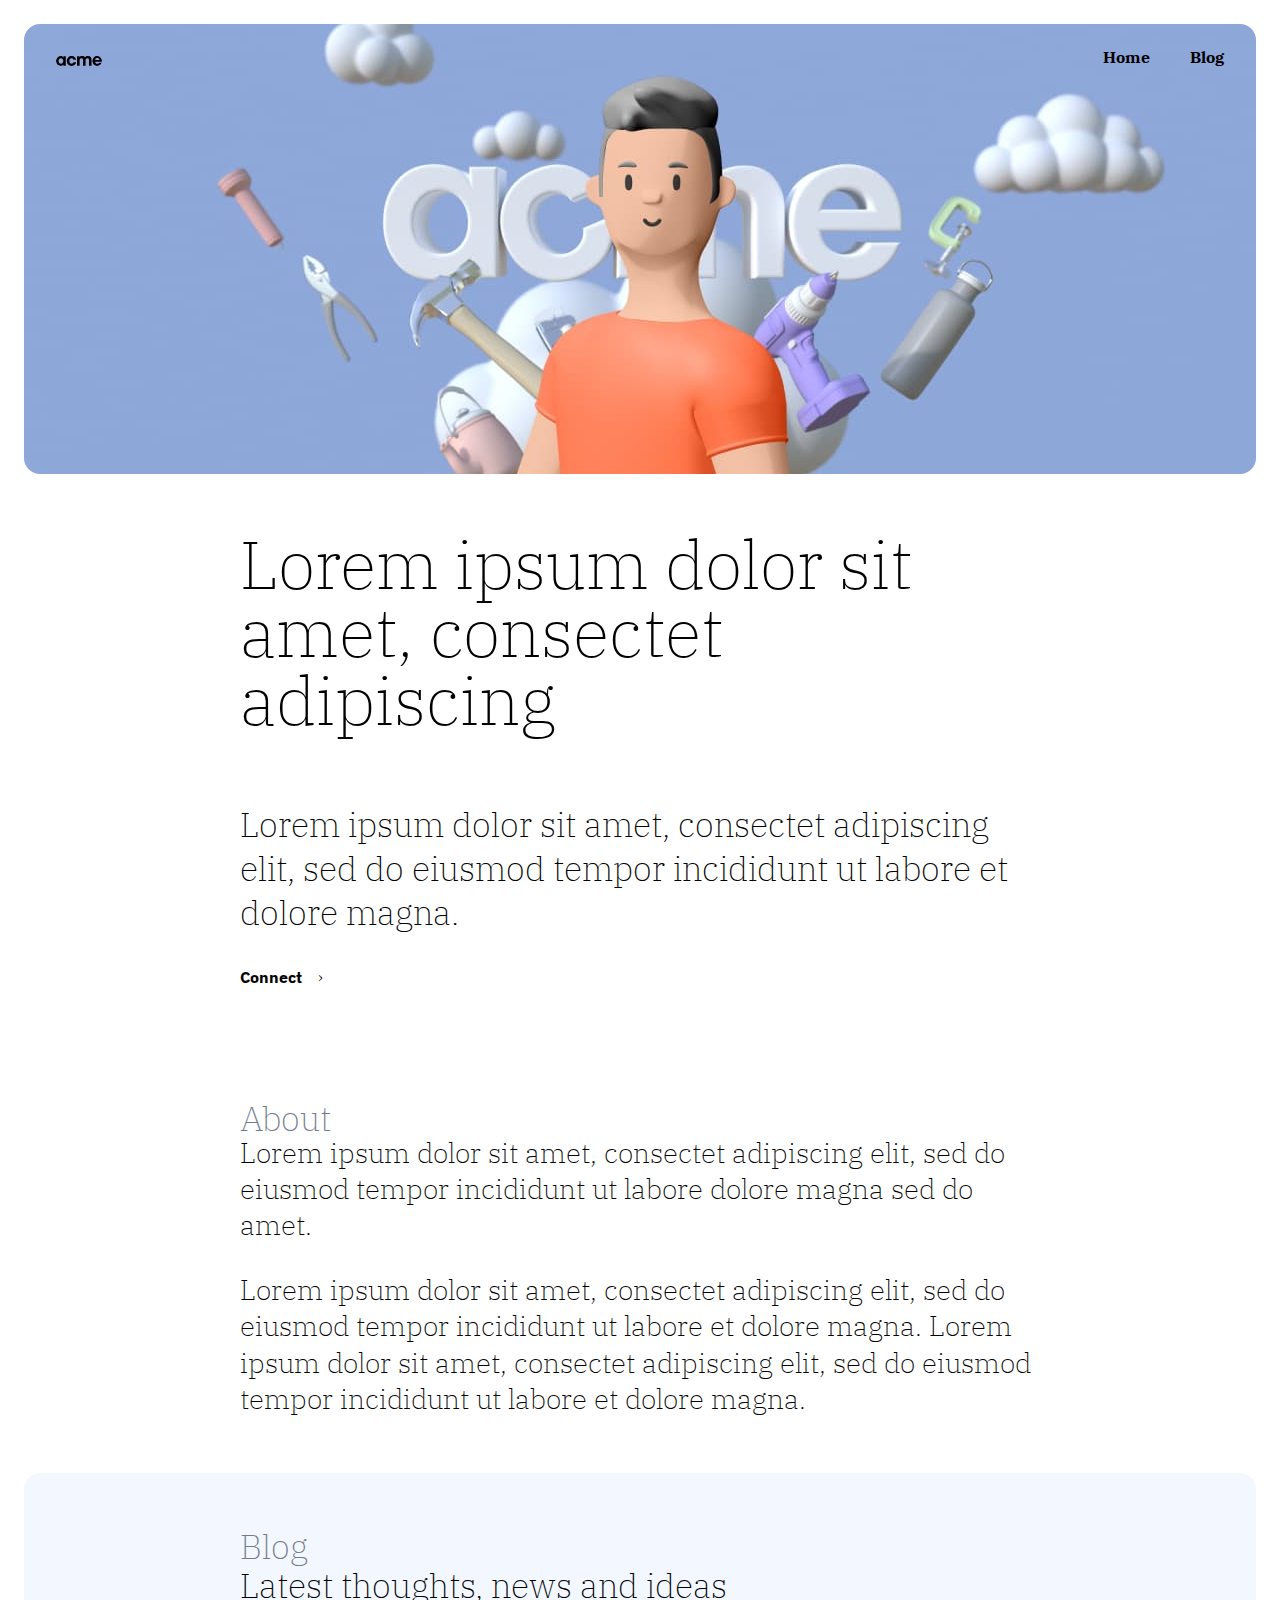
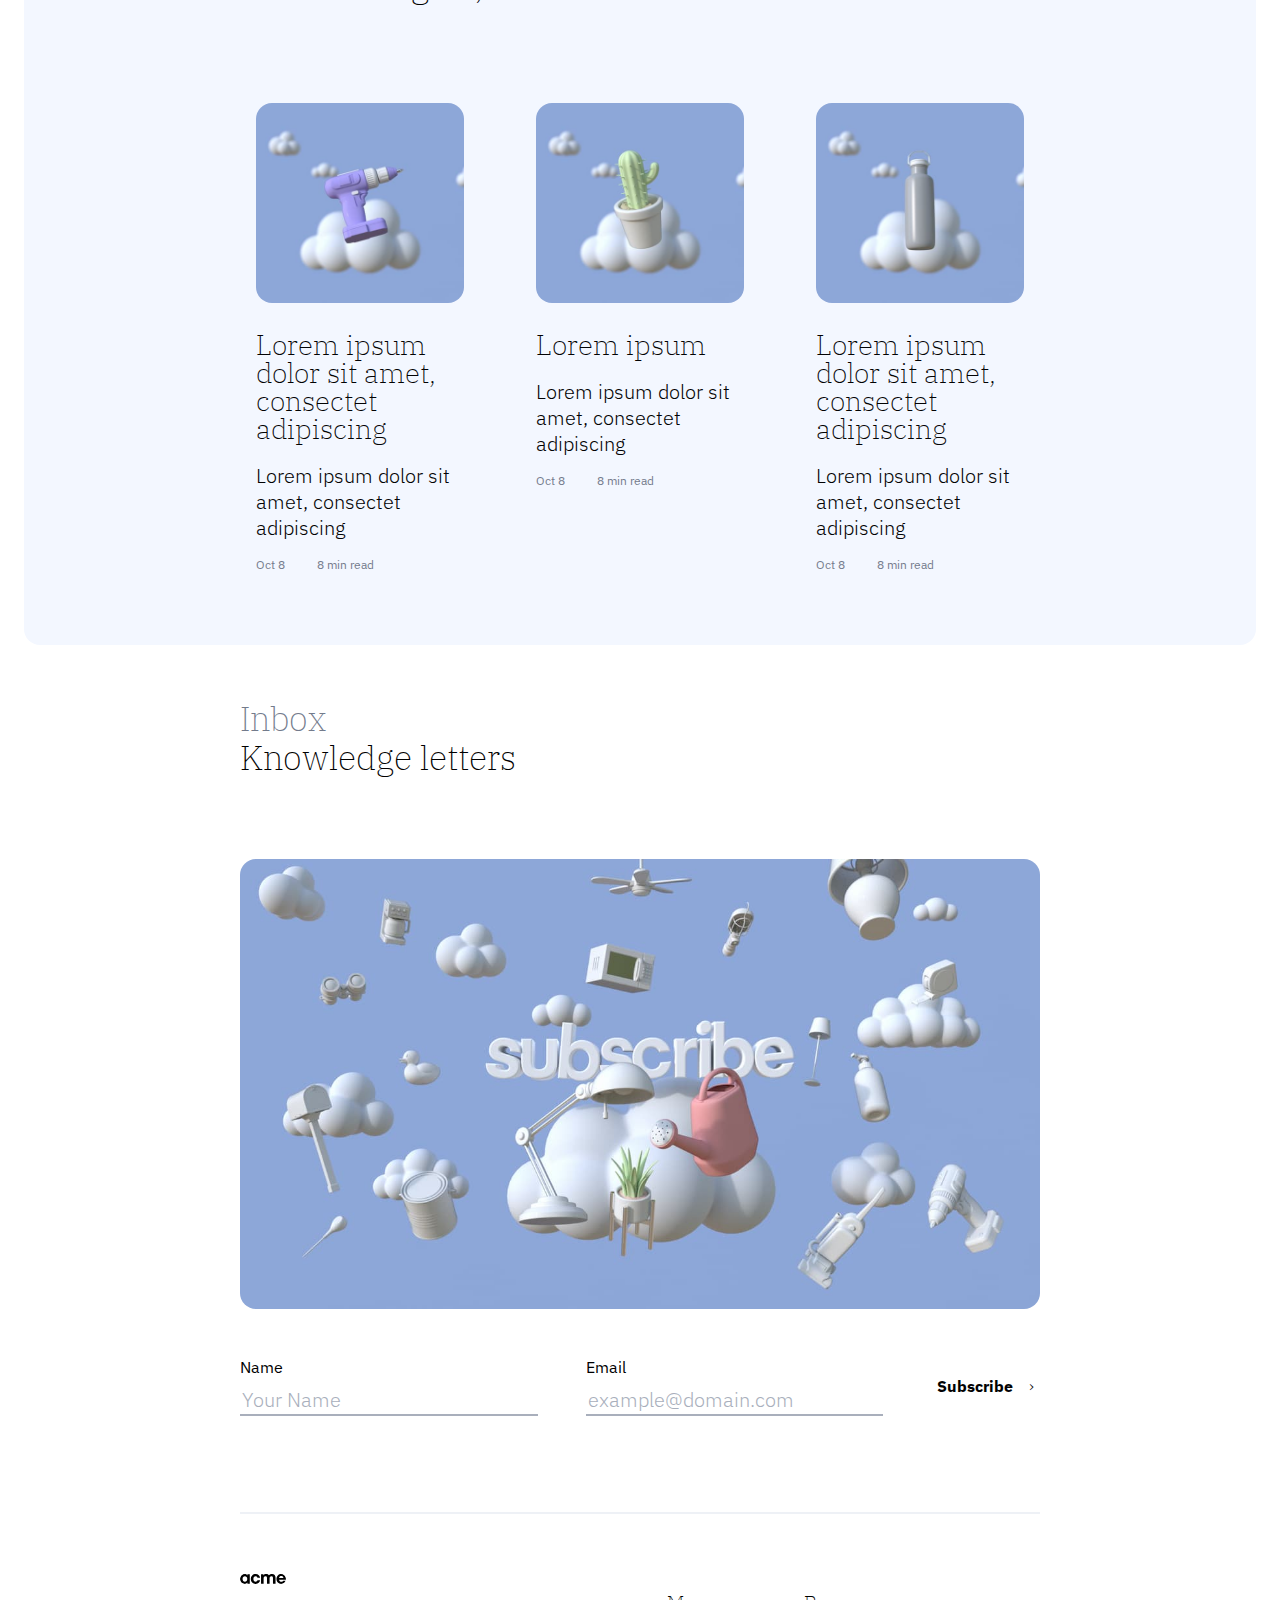
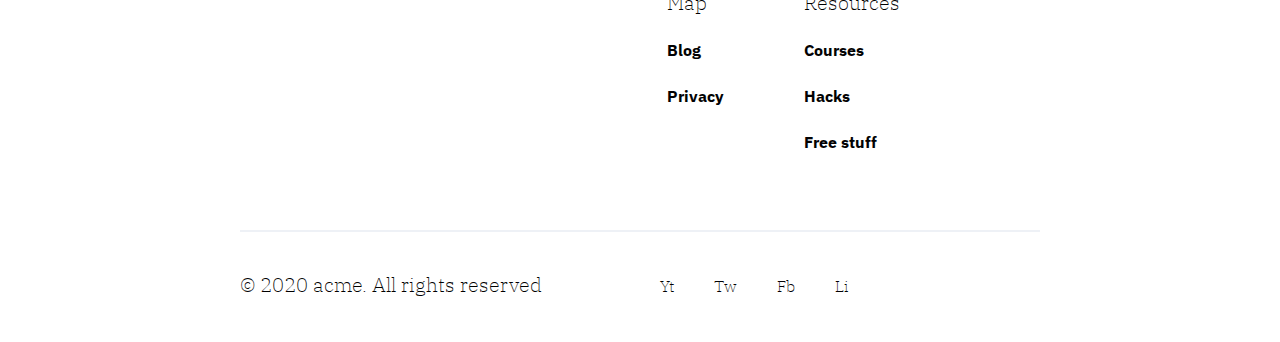
<file: index.html>
<!DOCTYPE html>
<html lang="en">
  <head>
    <meta charset="UTF-8" />
    <meta name="viewport" content="width=device-width, initial-scale=1.0" />
    <title>Acme blog page</title>
    <link
      href="https://fonts.googleapis.com/css2?family=IBM+Plex+Sans:wght@300;400;600&family=IBM+Plex+Serif:wght@200&display=swap"
      rel="stylesheet"
    />
    <link rel="stylesheet" href="style.css" />
  </head>

  <body class="page-home">
    <header class="primary-header">
      <div class="primary-header__inner">
        <a href="index.html" aria-label="acme home page"
          ><img src="./assets/images/logo.svg" alt="" class="logo"
        /></a>
        <nav class="primary-nav">
          <ul class="primary-nav__list">
            <li><a href="index.html">Home</a></li>
            <li><a href="blog.html">Blog</a></li>
          </ul>
        </nav>
      </div>
    </header>

    <section class="intro text-serif">
      <div class="container flow-content">
        <h1 class="page-title">
          Lorem ipsum dolor sit amet, consectet adipiscing
        </h1>
        <p class="page-intro">
          Lorem ipsum dolor sit amet, consectet adipiscing elit, sed do eiusmod
          tempor incididunt ut labore et dolore magna.
        </p>
        <a href="#" class="btn">Connect</a>
      </div>
    </section>

    <section class="about text-500 text-serif">
      <div class="container">
        <header>
          <h2 class="section-title">About</h2>
        </header>
        <div class="flow-content">
          <p>
            Lorem ipsum dolor sit amet, consectet adipiscing elit, sed do
            eiusmod tempor incididunt ut labore dolore magna sed do amet.
          </p>
          <p>
            Lorem ipsum dolor sit amet, consectet adipiscing elit, sed do
            eiusmod tempor incididunt ut labore et dolore magna. Lorem ipsum
            dolor sit amet, consectet adipiscing elit, sed do eiusmod tempor
            incididunt ut labore et dolore magna.
          </p>
        </div>
      </div>
    </section>

    <section class="recent-articles bg-primary-300">
      <div class="container">
        <header>
          <h2 class="section-title">Blog</h2>
          <p class="section-subtitle">Latest thoughts, news and ideas</p>
        </header>

        <div class="split xl-space">
          <article class="article-preview bg-accent">
            <a href="article.html" class="flow-content">
              <img src="./assets/images/blog-1.jpg" alt="electric drill" />
              <h3>Lorem ipsum dolor sit amet, consectet adipiscing</h3>
              <p>Lorem ipsum dolor sit amet, consectet adipiscing</p>
            </a>
            <div class="info">
              <time datetime="2020-10-08">Oct 8</time>
              <p>8 min read</p>
            </div>
          </article>
          <article class="article-preview">
            <a href="article.html" class="flow-content">
              <img src="./assets/images/blog-2.jpg" alt="cactus" />
              <h3>Lorem ipsum</h3>
              <p>Lorem ipsum dolor sit amet, consectet adipiscing</p>
            </a>
            <div class="info">
              <time datetime="2020-10-08">Oct 8</time>
              <p>8 min read</p>
            </div>
          </article>
          <article class="article-preview">
            <a href="article.html" class="flow-content">
              <img
                src="./assets/images/blog-3.jpg"
                alt="insulated water bottle"
              />
              <h3>Lorem ipsum dolor sit amet, consectet adipiscing</h3>
              <p>Lorem ipsum dolor sit amet, consectet adipiscing</p>
            </a>
            <div class="info">
              <time datetime="2020-10-08">Oct 8</time>
              <p>8 min read</p>
            </div>
          </article>
        </div>
      </div>
    </section>

    <section class="call-to-action">
      <div class="container">
        <header>
          <h2 class="section-title">Inbox</h2>
          <p class="section-subtitle">Knowledge letters</p>
        </header>
        <img
          class="xl-space"
          src="./assets/images/newsletter.jpg"
          alt="floating items"
        />

        <form action="" method="post" class="newsletter">
          <div>
            <label for="name">Name</label>
            <input placeholder="Your Name" type="text" id="name" name="name" />
          </div>
          <div>
            <label for="email">Email</label>
            <input
              placeholder="example@domain.com"
              type="email"
              name="email"
              id="email"
            />
          </div>
          <button class="btn" type="submit">Subscribe</button>
        </form>
      </div>
    </section>

    <footer class="primary-footer">
      <div class="container">
        <div class="primary-footer__inner split">
          <a href="index.html" aria-label="acme home page"
            ><img src="./assets/images/logo.svg" alt="" class="logo"
          /></a>

          <div class="footer-nav">
            <dl class="flow-content">
              <dt class="text-serif">Map</dt>
              <dd><a href="#">Blog</a></dd>
              <dd><a href="#">Privacy</a></dd>
            </dl>

            <dl class="flow-content">
              <dt class="text-serif">Resources</dt>
              <dd><a href="#">Courses</a></dd>
              <dd><a href="#">Hacks</a></dd>
              <dd><a href="#">Free stuff</a></dd>
            </dl>
          </div>
        </div>
        <div class="split text-serif">
          <p class="copywrite">© 2020 acme. All rights reserved</p>
          <ul class="footer-social">
            <li><a href="#">Yt</a></li>
            <li><a href="#">Tw</a></li>
            <li><a href="#">Fb</a></li>
            <li><a href="#">Li</a></li>
          </ul>
        </div>
      </div>
    </footer>
  </body>
</html>
</file>
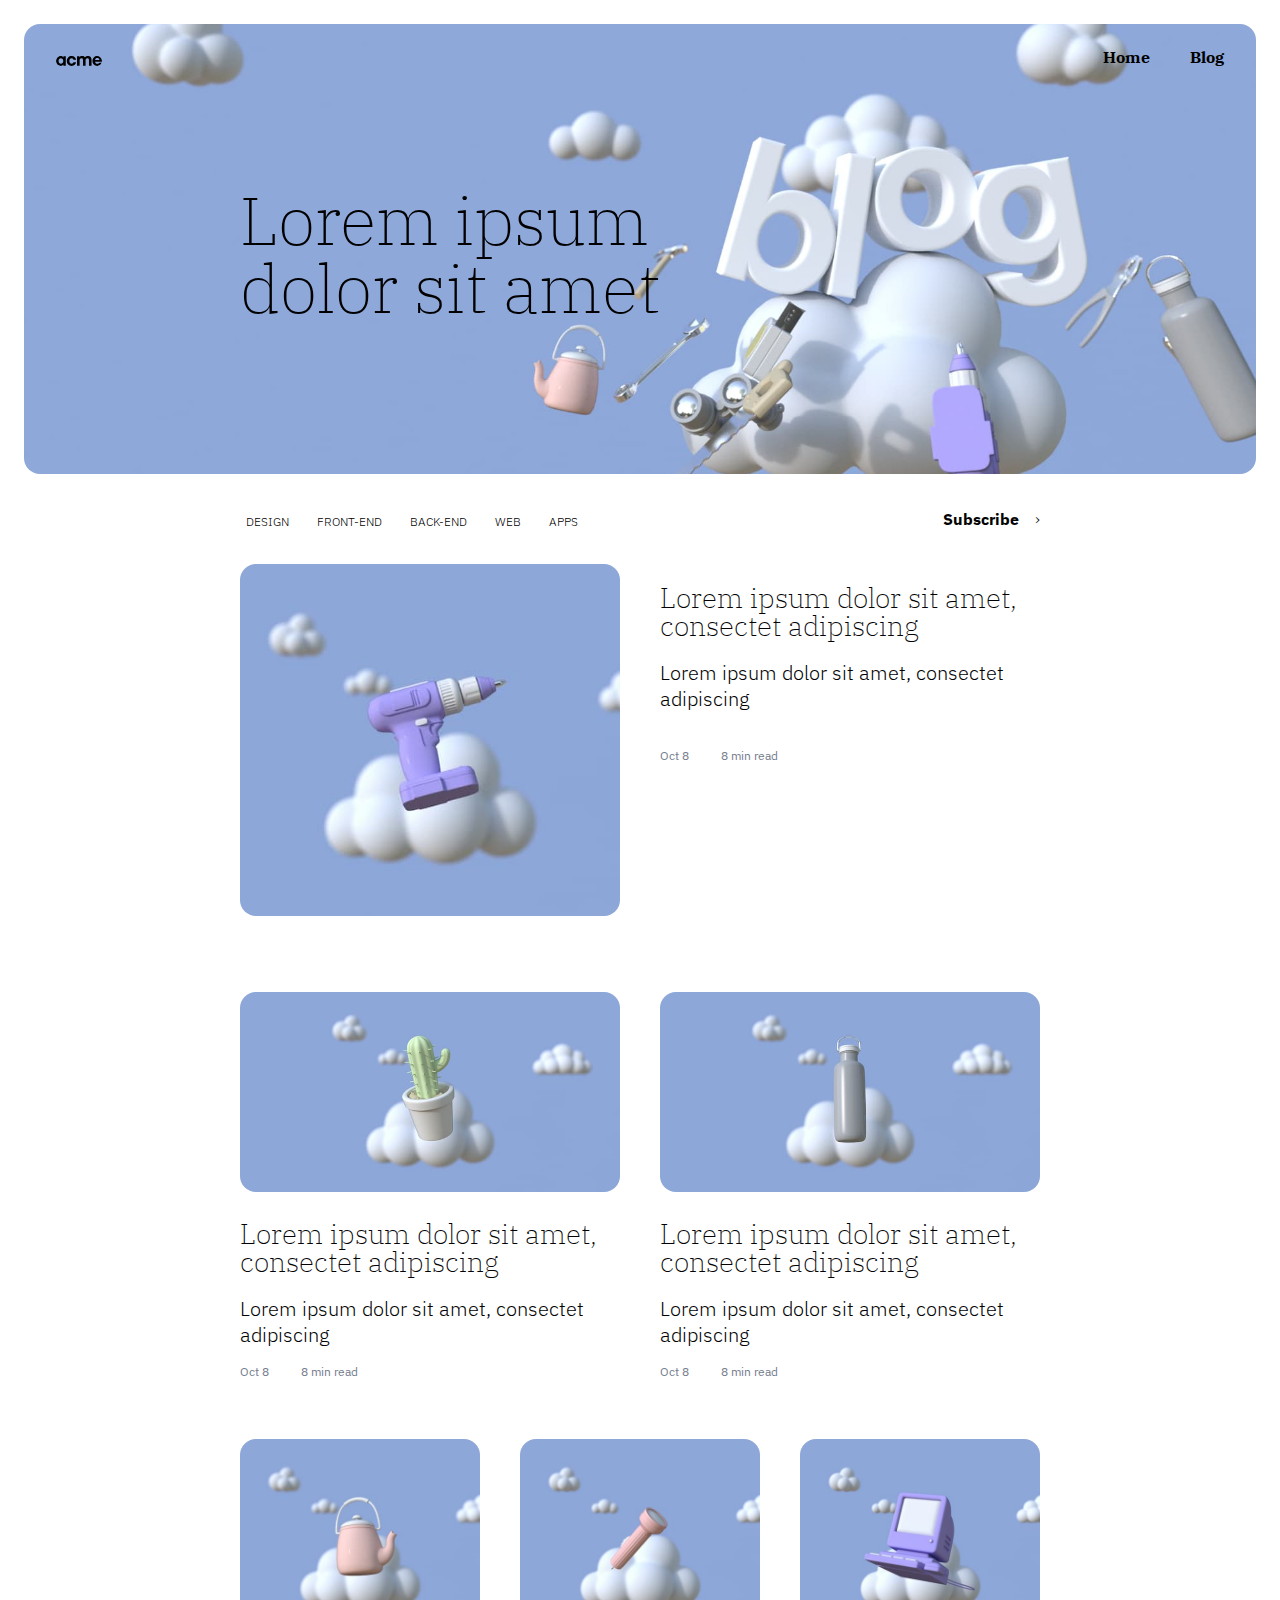
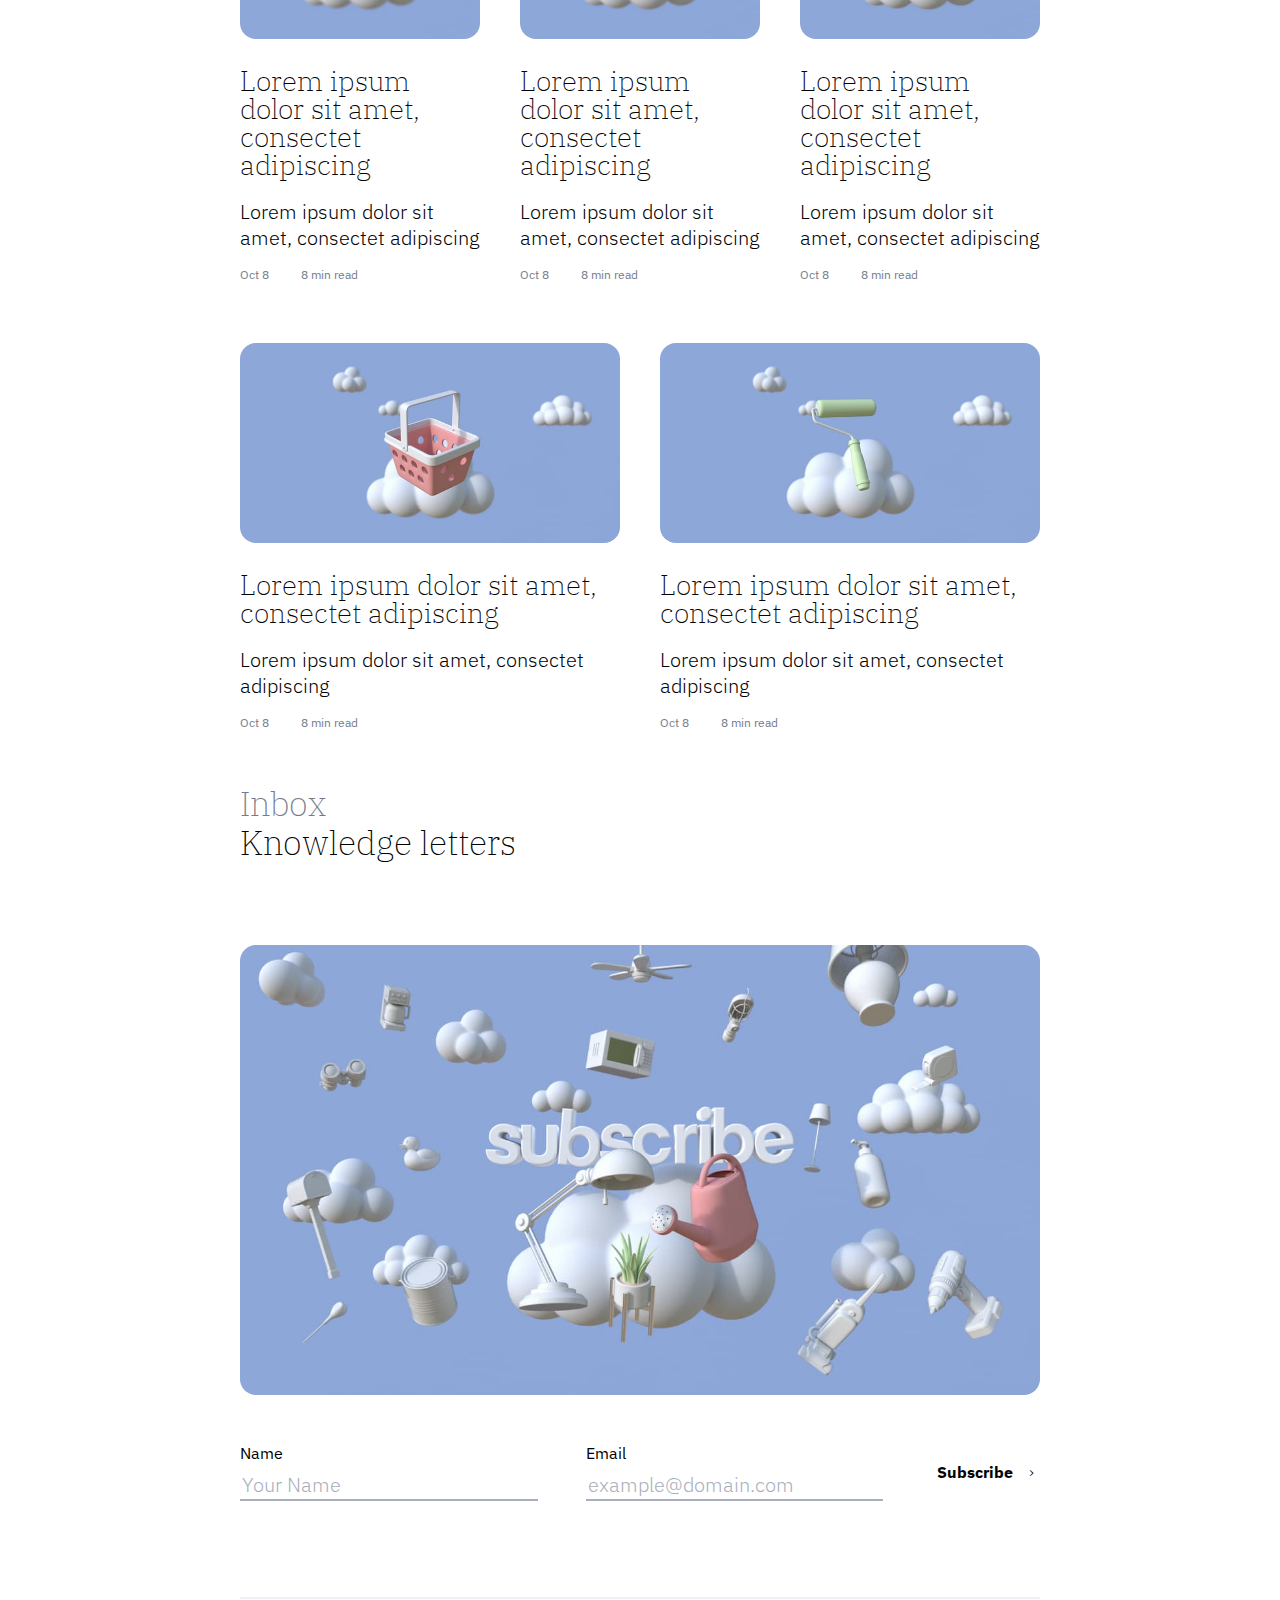
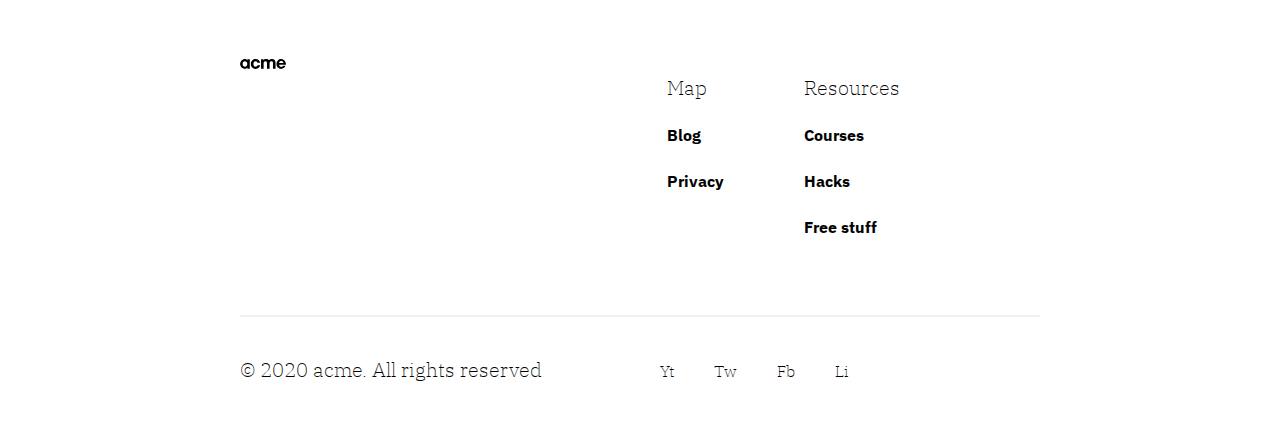
<file: blog.html>
<!DOCTYPE html>
<html lang="en">
  <head>
    <meta charset="UTF-8" />
    <meta name="viewport" content="width=device-width, initial-scale=1.0" />
    <title>acme website co.</title>
    <link
      href="https://fonts.googleapis.com/css2?family=IBM+Plex+Sans:wght@300;400;600&family=IBM+Plex+Serif:wght@200&display=swap"
      rel="stylesheet"
    />
    <link rel="stylesheet" href="./style.css" />
  </head>

  <body class="page-blog">
    <header class="primary-header">
      <div class="primary-header__inner">
        <a href="index.html" aria-label="acme home page"
          ><img src="./assets/images/logo.svg" alt="" class="logo"
        /></a>
        <nav class="primary-nav">
          <ul class="primary-nav__list">
            <li><a href="index.html">Home</a></li>
            <li><a href="blog.html">Blog</a></li>
          </ul>
        </nav>
      </div>
      <div class="container">
        <h1 class="page-title">Lorem ipsum dolor sit amet</h1>
      </div>
    </header>
    <div class="container">
      <div class="secondary-navigation">
        <ul class="categories">
          <li><button>Design</button></li>
          <li><button>Front-End</button></li>
          <li><button>Back-end</button></li>
          <li><button>Web</button></li>
          <li><button>Apps</button></li>
        </ul>
        <a href="#newsletter" class="btn">Subscribe</a>
      </div>

      <div class="article-grid">
        <article class="article-preview flow-content">
          <img src="./assets/images/blog-1.jpg" alt="electric drill" />
          <a href="article.html">
            <h3>Lorem ipsum dolor sit amet, consectet adipiscing</h3>
            <p style="padding-top: 20px">
              Lorem ipsum dolor sit amet, consectet adipiscing
            </p>
          </a>
          <div class="info">
            <time datetime="2020-10-08">Oct 8</time>
            <p>8 min read</p>
          </div>
        </article>
        <article class="article-preview">
          <a href="article.html" class="flow-content">
            <img src="./assets/images/blog-2.jpg" alt="electric drill" />
            <h3>Lorem ipsum dolor sit amet, consectet adipiscing</h3>
            <p>Lorem ipsum dolor sit amet, consectet adipiscing</p>
          </a>
          <div class="info">
            <time datetime="2020-10-08">Oct 8</time>
            <p>8 min read</p>
          </div>
        </article>
        <article class="article-preview">
          <a href="article.html" class="flow-content">
            <img src="./assets/images/blog-3.jpg" alt="electric drill" />
            <h3>Lorem ipsum dolor sit amet, consectet adipiscing</h3>
            <p>Lorem ipsum dolor sit amet, consectet adipiscing</p>
          </a>
          <div class="info">
            <time datetime="2020-10-08">Oct 8</time>
            <p>8 min read</p>
          </div>
        </article>
        <article class="article-preview">
          <a href="article.html" class="flow-content">
            <img src="./assets/images/blog-4.jpg" alt="electric drill" />
            <h3>Lorem ipsum dolor sit amet, consectet adipiscing</h3>
            <p>Lorem ipsum dolor sit amet, consectet adipiscing</p>
          </a>
          <div class="info">
            <time datetime="2020-10-08">Oct 8</time>
            <p>8 min read</p>
          </div>
        </article>

        <article class="article-preview">
          <a href="article.html" class="flow-content">
            <img src="./assets/images/blog-5.jpg" alt="electric drill" />
            <h3>Lorem ipsum dolor sit amet, consectet adipiscing</h3>
            <p>Lorem ipsum dolor sit amet, consectet adipiscing</p>
          </a>
          <div class="info">
            <time datetime="2020-10-08">Oct 8</time>
            <p>8 min read</p>
          </div>
        </article>
        <article class="article-preview">
          <a href="article.html" class="flow-content">
            <img src="./assets/images/blog-6.jpg" alt="electric drill" />
            <h3>Lorem ipsum dolor sit amet, consectet adipiscing</h3>
            <p>Lorem ipsum dolor sit amet, consectet adipiscing</p>
          </a>
          <div class="info">
            <time datetime="2020-10-08">Oct 8</time>
            <p>8 min read</p>
          </div>
        </article>
        <article class="article-preview">
          <a href="article.html" class="flow-content">
            <img src="./assets/images/blog-7.jpg" alt="electric drill" />
            <h3>Lorem ipsum dolor sit amet, consectet adipiscing</h3>
            <p>Lorem ipsum dolor sit amet, consectet adipiscing</p>
          </a>
          <div class="info">
            <time datetime="2020-10-08">Oct 8</time>
            <p>8 min read</p>
          </div>
        </article>
        <article class="article-preview">
          <a href="article.html" class="flow-content">
            <img src="./assets/images/blog-8.jpg" alt="electric drill" />
            <h3>Lorem ipsum dolor sit amet, consectet adipiscing</h3>
            <p>Lorem ipsum dolor sit amet, consectet adipiscing</p>
          </a>
          <div class="info">
            <time datetime="2020-10-08">Oct 8</time>
            <p>8 min read</p>
          </div>
        </article>
      </div>
    </div>

    <section class="call-to-action">
      <div class="container">
        <header>
          <h2 class="section-title">Inbox</h2>
          <p class="section-subtitle">Knowledge letters</p>
        </header>
        <img
          class="xl-space"
          src="./assets/images/newsletter.jpg"
          alt="floating items"
        />

        <form action="" method="post" class="newsletter">
          <div>
            <label for="name">Name</label>
            <input placeholder="Your Name" type="text" id="name" name="name" />
          </div>
          <div>
            <label for="email">Email</label>
            <input
              placeholder="example@domain.com"
              type="email"
              name="email"
              id="email"
            />
          </div>
          <button class="btn" type="submit">Subscribe</button>
        </form>
      </div>
    </section>

    <footer class="primary-footer">
      <div class="container">
        <div class="primary-footer__inner split">
          <a href="index.html" aria-label="acme home page"
            ><img src="./assets/images/logo.svg" alt="" class="logo"
          /></a>

          <div class="footer-nav">
            <dl class="flow-content">
              <dt class="text-serif">Map</dt>
              <dd><a href="#">Blog</a></dd>
              <dd><a href="#">Privacy</a></dd>
            </dl>

            <dl class="flow-content">
              <dt class="text-serif">Resources</dt>
              <dd><a href="#">Courses</a></dd>
              <dd><a href="#">Hacks</a></dd>
              <dd><a href="#">Free stuff</a></dd>
            </dl>
          </div>
        </div>
        <div class="split text-serif">
          <p class="copywrite">© 2020 acme. All rights reserved</p>
          <ul class="footer-social">
            <li><a href="#">Yt</a></li>
            <li><a href="#">Tw</a></li>
            <li><a href="#">Fb</a></li>
            <li><a href="#">Li</a></li>
          </ul>
        </div>
      </div>
    </footer>
  </body>
</html>
</file>
<file: style.css>
:root {
  --ff-sans: "IBM Plex Sans", sans-serif;
  --ff-serif: "IBM Plex Serif", serif;

  /* small screen font-sizes */
  --fs-200: 0.75rem;
  --fs-300: 1rem;
  --fs-400: 1.25rem;
  --fs-500: 1.375rem;
  --fs-600: 1.75rem;
  --fs-900: 2.125rem;

  --fw-200: 200;
  --fw-300: 300;
  --fw-400: 400;
  --fw-700: 700;

  --clr-neutral-100: #fff;
  --clr-neutral-200: #eef1f6;
  --clr-neutral-300: #a9afbc;
  --clr-neutral-400: #737b8c;
  --clr-neutral-500: #434956;
  --clr-neutral-900: #020203;

  --clr-primary-300: #f3f7ff;
  --clr-primary-400: #8ea8da;

  --br: 1rem;
}

@media (min-width: 40em) {
  :root {
    --fs-500: 1.75rem;
    --fs-600: 2.125rem;
    --fs-900: 4.25rem;
  }
}

/* reset */

*,
*::before,
*::after {
  box-sizing: border-box;
}

h1,
.h1,
h2,
.h2,
h3,
.h3,
h4,
.h4 {
  line-height: 1;
}

body,
h1,
h2,
h3,
p,
dl,
dd,
figure {
  margin: 0;
}

ul[class],
ol[class] {
  list-style: none;
  padding: 0;
}

input,
button,
textarea,
select {
  font: inherit;
}

img {
  max-width: 100%;
  height: auto;
  display: block;
  border-radius: var(--br);
}

body {
  line-height: 1.3;
  font-family: var(--ff-sans);
  font-size: var(--fs-400);
  font-weight: 300;
  padding: 1.5rem;
}

.bg-primary-300 {
  background-color: var(--clr-primary-300);
  border-radius: 1rem;
}

/* typography */

h1,
h2,
h3,
.section-subtitle,
.text-serif {
  font-family: var(--ff-serif);
  font-weight: var(--fw-200);
}

a {
  font-weight: var(--fw-700);
  font-size: var(--fs-300);
  color: var(--clr-neutral-900);
}

a:hover,
a:focus {
  color: var(--clr-primary-400);
}

.text-500 {
  font-size: var(--fs-500);
}

.page-title {
  font-size: var(--fs-900);
}

.page-intro {
  font-size: var(--fs-600);
}

.section-title {
  font-size: var(--fs-600);
  color: var(--clr-neutral-400);
}

.section-subtitle {
  font-size: var(--fs-600);
}

.btn {
  display: inline-block;
  cursor: pointer;
  border: 0;
  background: none;
  font-weight: var(--fw-700);
  font-size: var(--fs-300);
  font-family: var(--ff-sans);
  text-decoration: none;
  color: var(--clr-neutral-900);
}

.btn::after {
  content: "\203A";
  margin-left: 1em;
  font-weight: var(--fw-300);
}

.btn:hover,
.btn:focus {
  color: var(--clr-primary-400);
}

/* general layout */

section {
  padding: 2.5rem 0;
}

@media (min-width: 40em) {
  section {
    padding: 3.5rem 0;
  }
}

.container {
  max-width: 50rem;
  margin: 0 auto;
}

.flow-content > * + * {
  margin-top: var(--flow-spacer, 1em);
}

.split {
  display: flex;
  flex-direction: column;
}

.split > * + * {
  margin: 4rem 0 0 0;
  padding: 1rem;
}

.split > * {
  flex-basis: 100%;
}

@media (min-width: 40em) {
  .split {
    flex-direction: row;
  }

  .split > * + * {
    margin: 0 0 0 2.5rem;
  }
}

.xl-space {
  margin-top: 5rem !important;
}

/* components */
/* 
.primary-header {
  background-image: url(./assets/images/hero.jpg);
  background-size: cover;
  background-repeat: no-repeat;
  background-position: center;
  border-radius: var(--br);
  padding: 2rem;
  background-color: var(--clr-primary-400);
  min-height: 50vh;
} */

.primary-header {
  background-size: cover;
  border-radius: var(--br);
  padding: 2rem;
  background-color: var(--clr-primary-400);
  min-height: 50vh;
  display: flex;
  flex-direction: column;
}

.primary-header .container {
  margin-top: auto;
  margin-bottom: auto;
  width: 100%;
}

.primary-header .container > * {
  max-width: 12ch;
}

.page-home .primary-header {
  background-image: url(./assets/images/hero.jpg);
  background-position: center center;
}

.page-blog .primary-header {
  background-image: url(./assets/images/blog.jpg);
  background-position: left center;
}

.page-article .primary-header {
  background-image: url(./assets/images/article.jpg);
  background-position: left center;
  position: relative;
  overflow: hidden;
  z-index: 0;
}

.page-article .primary-header::after {
  content: "";
  position: absolute;
  top: 0px;
  left: 0px;
  background: linear-gradient(
    90deg,
    rgba(255, 255, 255, 0.45),
    rgba(255, 255, 255, 0)
  );
  z-index: 1;
}

.primary-nav {
  position: fixed;
  bottom: 0.5em;
  left: 0.5em;
  right: 0.5em;
  border-radius: var(--br);
  background: var(--clr-neutral-900);
  font-family: var(--ff-serif);
  z-index: 9999;
}

.primary-nav ul {
  display: flex;
  justify-content: space-around;
  margin: 0;
  padding: 0.8em 0;
}

.primary-nav li {
  line-height: 0;
}

.primary-nav a {
  color: var(--clr-neutral-200);
  text-decoration: none;
}

@media (min-width: 40em) {
  .primary-nav {
    position: static;
    background: transparent;
  }

  .primary-nav a {
    color: inherit;
    text-decoration: none;
  }

  .primary-header__inner {
    display: flex;
    justify-content: space-between;
  }

  .primary-nav ul {
    padding: 0;
  }

  .primary-nav li {
    margin-left: 2em;
  }
}

.secondary-navigation {
  display: flex;
  align-items: center;
  gap: 1rem;
}

.secondary-navigation > a:last-child {
  margin-left: auto;
}

.categories {
  margin: 0%;
  display: flex;
  margin: 2rem 0px;
  gap: 1rem;
}

.categories button {
  cursor: pointer;
  border: 0px;
  text-transform: uppercase;
  background: transparent;
  font-size: var(--fs-200);
}

.article-preview a {
  display: block;
  text-decoration: none;
  font-weight: var(--fw-300);
  font-size: var(--fs-400);
}

.article-preview {
  position: relative;
  z-index: 0;
}

.article-preview a:hover,
.article-preview a:focus {
  color: inherit;
}

.article-preview a::before {
  content: "";
  position: absolute;
  top: -1em;
  bottom: -1em;
  right: -1em;
  left: -1em;
  z-index: -1;
  border-radius: var(--br);
  box-shadow: 0;
  box-shadow: 0 0.75rem 1.25rem rgba(0, 0, 0, 0.2);
  transition: opacity 350ms ease;
  opacity: 0;
}

.article-preview:hover a::before {
  opacity: 1;
}

.article-preview h3 {
  font-size: var(--fs-500);
}

.article-preview img {
  object-fit: cover;
  height: 12.5rem;
  width: 100%;
}

.article-preview .info {
  display: flex;
  font-weight: var(--fw-400);
  font-size: var(--fs-200);
  color: var(--clr-neutral-400);
  margin-top: 1rem;
}

.article-preview .info > *:first-child {
  margin-right: 2rem;
}

.call-to-action form {
  margin-top: 3rem;
  display: flex;
  flex-direction: column;
  gap: 3rem;
}

.call-to-action form > div {
  flex-basis: 100%;
  flex-shrink: 1;
  flex-grow: 1;
}

.call-to-action input {
  width: 100%;
  border: 0;
  border-bottom: 2px solid var(--clr-neutral-300);
}

.call-to-action input:focus {
  border-color: var(--clr-primary-400);
  border-width: 4px;
}

.call-to-action input::placeholder {
  color: var(--clr-neutral-300);
  opacity: 1;
}

.call-to-action label {
  display: block;
  margin-bottom: 0.5em;
  font-size: var(--fs-300);
  font-weight: var(--fw-400);
}

.call-to-action button {
  align-self: flex-start;
}

@media (min-width: 40em) {
  .call-to-action form {
    flex-direction: row;
  }

  .call-to-action button {
    align-self: center;
  }
}

.primary-footer__inner {
  --border: 2px solid var(--clr-neutral-200);
  border-top: var(--border);
  border-bottom: var(--border);
  padding: 3em 0;
  margin: 2em 0;
}

@media (max-width: 40em) {
  .footer-nav {
    display: flex;
    flex-direction: column;
  }
  .footer-nav dl {
    margin-bottom: 4rem;
  }
}

footer {
  padding-bottom: 1em;
}

.footer-nav {
  display: flex;
}

.footer-nav a {
  text-decoration: none;
  border: none;
}

.footer-nav > *:first-child {
  margin-right: 4em;
}

.footer-social {
  display: flex;
  gap: 2em;
}

.footer-social a {
  font-weight: var(--fw-200);
  text-decoration: none;
  border: none;
}

/* homepage styles */

.intro {
  --flow-spacer: 2em;
}

.bg-accent {
  padding: 1rem;
}

/* Blog page styling*/

.article-grid {
  display: grid;
  gap: 3em 2em;
  grid-template-columns: repeat(6, 1fr);
}

.article-grid > * {
  grid-column: 1 / -1;
}

@media (min-width: 30em) {
  .article-grid > *:not(:first-child) {
    grid-column: span 3;
  }
}

@media (min-width: 40em) {
  .article-grid article:first-child {
    grid-column: 1 / -1;
  }

  .article-grid > .article-preview:first-child {
    display: grid;
    grid-template-columns: 1fr 1fr;
    grid-template-rows: 1fr min-content 1fr;
    gap: 1em 2em;
  }

  .article-grid > .article-preview:first-child img {
    grid-row: span 3;
    height: 22rem;
  }

  .article-grid > .article-preview:first-child > h3 {
    margin-top: auto;
  }

  .article-grid > *:nth-child(2),
  .article-grid > *:nth-child(3) {
    grid-column: span 3;
  }
  .article-grid > *:nth-child(4),
  .article-grid > *:nth-child(5),
  .article-grid > *:nth-child(6) {
    grid-column: span 2;
  }
  .article-grid > *:nth-child(7),
  .article-grid > *:nth-child(8) {
    grid-column: span 3;
  }
}

/* induvisual article page */
.article-full {
  max-width: 40em;
  /* margin-left: auto;
  margin-right: auto; */
  margin: 0px auto;
}

.padding {
  padding: 1rem;
}
</file>
